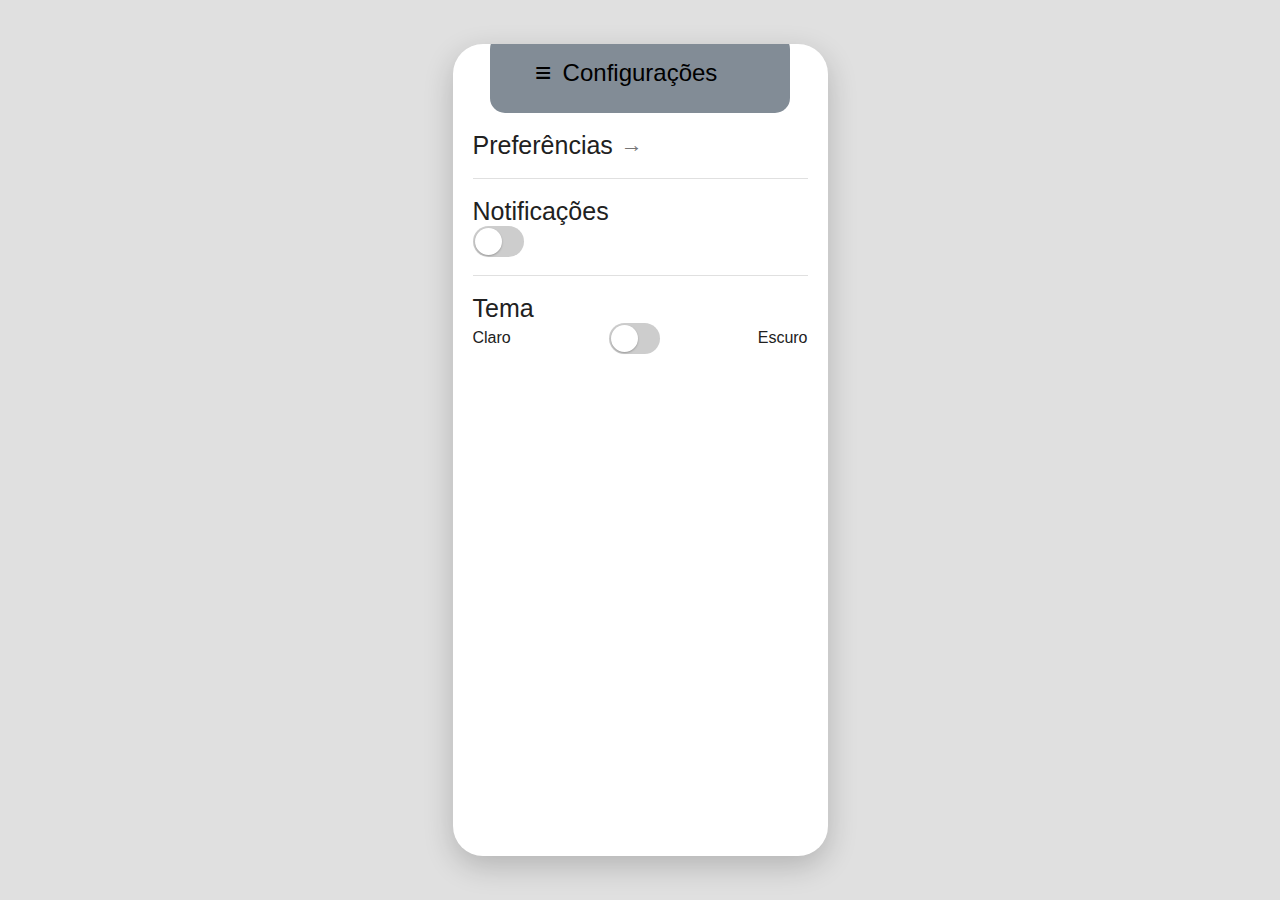
<file: Trabalhos/1º Periodo/CWB+/Config_Pref/index.html>
<!DOCTYPE html>
<html lang="pt-BR">
<head>
    <meta charset="UTF-8">
    <meta name="viewport" content="width=device-width, initial-scale=1.0">
    <title>Configurações</title>
    <link rel="stylesheet" href="style.css">
</head>
<body>
    <div class="celular">
        <header class="cabecalho-app">
            <h1><span class="icone-menu">≡</span> Configurações</h1>
        </header>
        <main class="conteudo-app">
            <section class="item-configuracao item-preferencias">
                <a href="preferencias.html" class="link-navegacao-item">
                    Preferências <span class="seta">→</span>
                </a>
            </section>

            <section class="item-configuracao disposicao-vertical">
                Notificações
                <label class="interruptor">
                    <input type="checkbox" id="notificacoes-toggle">
                    <span class="controle-deslizante"></span>
                </label>
            </section>

            <section class="item-configuracao">
                <div class="grupo-rotulo-tema">
                    Tema
                    <div class="opcoes-tema">
                        <span class="texto-tema texto-tema-claro">Claro</span>
                        <label class="interruptor">
                            <input type="checkbox" id="tema-toggle">
                            <span class="controle-deslizante"></span>
                        </label>
                        <span class="texto-tema texto-tema-escuro">Escuro</span>
                    </div>
                </div>
            </section>
        </main>
    </div>

    <script src="script.js"></script>
</body>
</html>
</file>
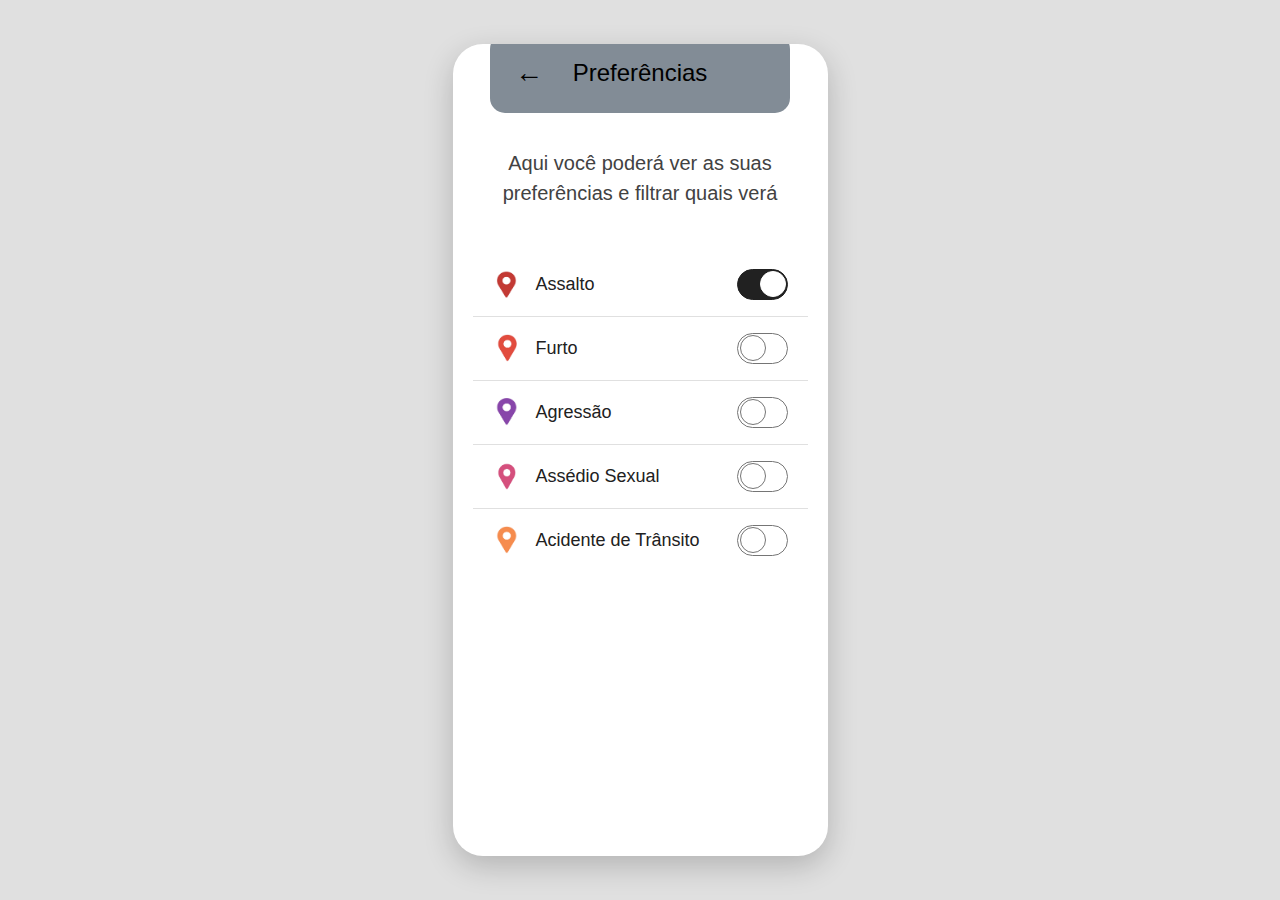
<file: Trabalhos/1º Periodo/CWB+/Config_Pref/preferencias.html>
<!DOCTYPE html>
<html lang="pt-BR">
<head>
    <meta charset="UTF-8">
    <meta name="viewport" content="width=device-width, initial-scale=1.0">
    <title>Preferências</title>
    <link rel="stylesheet" href="style.css">
</head>
<body>
    <div class="celular">
        <header class="cabecalho-app">
            <a href="index.html" class="link-voltar-cabecalho">
                <span class="icone-voltar">←</span>
            </a>
            <h1>Preferências</h1>
        </header>
        <main class="conteudo-app">
            <p class="texto-intro-preferencias">
                Aqui você poderá ver as suas preferências e filtrar quais verá
            </p>

            <section class="item-lista-preferencia">
                <div class="identificador-item">
                    <img src="icones/vermelho.png" alt="Ícone Assalto" class="icone-imagem-preferencia">
                    <span class="texto-nome-item">Assalto</span>
                </div>
                <label class="interruptor-novo">
                    <input type="checkbox" id="toggle-assalto" checked>
                    <span class="deslizante-novo"></span>
                </label>
            </section>

            <section class="item-lista-preferencia">
                <div class="identificador-item">
                    <img src="icones/claro.png" alt="Ícone Furto" class="icone-imagem-preferencia">
                    <span class="texto-nome-item">Furto</span>
                </div>
                <label class="interruptor-novo">
                    <input type="checkbox" id="toggle-furto">
                    <span class="deslizante-novo"></span>
                </label>
            </section>

            <section class="item-lista-preferencia">
                <div class="identificador-item">
                    <img src="icones/roxo.png" alt="Ícone Agressão" class="icone-imagem-preferencia">
                    <span class="texto-nome-item">Agressão</span>
                </div>
                <label class="interruptor-novo">
                    <input type="checkbox" id="toggle-agressao">
                    <span class="deslizante-novo"></span>
                </label>
            </section>

            <section class="item-lista-preferencia">
                <div class="identificador-item">
                    <img src="icones/rosa.png" alt="Ícone Assédio Sexual" class="icone-imagem-preferencia">
                    <span class="texto-nome-item">Assédio Sexual</span>
                </div>
                <label class="interruptor-novo">
                    <input type="checkbox" id="toggle-assedio">
                    <span class="deslizante-novo"></span>
                </label>
            </section>

            <section class="item-lista-preferencia">
                <div class="identificador-item">
                    <img src="icones/laranja.png" alt="Ícone Acidente de Trânsito" class="icone-imagem-preferencia">
                    <span class="texto-nome-item">Acidente de Trânsito</span>
                </div>
                <label class="interruptor-novo">
                    <input type="checkbox" id="toggle-acidente">
                    <span class="deslizante-novo"></span>
                </label>
            </section>

        </main>
    </div>
    </body>
</html>
</file>
<file: Trabalhos/1º Periodo/CWB+/Config_Pref/style.css>
body {
    font-family: -apple-system, BlinkMacSystemFont, "Segoe UI", Roboto, Helvetica, Arial, sans-serif;
    display: flex;
    justify-content: center;
    align-items: center;
    min-height: 100vh;
    margin: 0;
    background-color: #e0e0e0;
    transition: background-color 0.3s ease, color 0.3s ease;
}

.celular {
    width: 375px;
    height: 812px;
    background-color: #FFFFFF;
    border-radius: 30px;
    box-shadow: 0 10px 30px rgba(0, 0, 0, 0.2);
    overflow: hidden;
    display: flex;
    flex-direction: column;
    transition: background-color 0.3s ease;
}

.cabecalho-app {
    background-color: #828c96;
    color: black;
    box-sizing: border-box;
    width: 300px;
    padding: 25px;
    border-radius: 15px;
    margin-left: auto;
    margin-right: auto;
    margin-top: -10px;
    flex-shrink: 0;
    position: relative;
    display: flex;
    align-items: center;
}

.cabecalho-app h1 {
    font-size: 24px;
    margin: 0;
    font-weight: 500;
    text-align: center;
    width: 100%;
    line-height: 1.2;
    position: relative; /* Para contexto de empilhamento, se necessário */
}

.icone-menu {
    font-size: 28px;
    position: absolute;
    left: 20px; /* Ajustado para o padding original do conteúdo do h1 */
    top: 50%;
    transform: translateY(-50%);
}

/* Estilo para o link de voltar no cabeçalho da página de preferências */
.link-voltar-cabecalho {
    position: absolute;
    left: 25px; /* Alinhado com o padding do .cabecalho-app */
    top: 50%;
    transform: translateY(-50%);
    text-decoration: none;
    color: inherit; /* Herda a cor do .cabecalho-app */
    z-index: 2;
    display: inline-flex;
    align-items: center;
}

.icone-voltar {
    font-size: 28px;
    font-weight: bold;
    display: block; /* Para garantir que tenha dimensões corretas */
    cursor: pointer;
    color: black; /* Garante a cor do ícone */
}

.conteudo-app {
    padding: 0 20px;
    flex-grow: 1;
    color: #212121;
    overflow-y: auto;
    transition: color 0.3s ease;
}

.item-configuracao {
    display: flex;
    justify-content: space-between;
    align-items: center;
    padding: 18px 0;
    border-bottom: 1px solid #E0E0E0;
    font-size: 25px;
    color: #212121;
    transition: border-color 0.3s ease, color 0.3s ease;
}

.item-configuracao.disposicao-vertical {
    flex-direction: column;
    align-items: flex-start;
}

.item-configuracao.disposicao-vertical > span:first-of-type,
.item-configuracao.disposicao-vertical > div:first-of-type > span:first-of-type {
    margin-bottom: 12px;
}

.item-configuracao.disposicao-vertical .interruptor {
    margin-left: 0;
}

/* Estilo para o item "Preferências" que agora contém um link */
.item-configuracao.item-preferencias {
    justify-content: flex-start;
    padding: 0; /* Padding será aplicado no link interno */
}

.item-configuracao.item-preferencias .link-navegacao-item {
    display: flex;
    align-items: center;
    width: 100%;
    padding: 18px 0; /* Padding original do item */
    text-decoration: none;
    color: inherit;
}

.item-configuracao:last-child {
    border-bottom: none;
}

.item-preferencias .seta { /* Este seletor ainda deve funcionar para a seta dentro do link */
    color: #757575;
    font-size: 22px;
    margin-left: 8px;
}

.interruptor {
    position: relative;
    display: inline-block;
    width: 51px;
    height: 31px;
}

.interruptor input {
    opacity: 0;
    width: 0;
    height: 0;
}

.controle-deslizante {
    position: absolute;
    cursor: pointer;
    top: 0;
    left: 0;
    right: 0;
    bottom: 0;
    background-color: #CDCDCD;
    transition: .3s ease;
    border-radius: 34px;
}

.controle-deslizante:before {
    position: absolute;
    content: "";
    height: 27px;
    width: 27px;
    left: 2px;
    bottom: 2px;
    background-color: #FFFFFF;
    box-shadow: 0 1px 2px rgba(0,0,0,0.25);
    transition: .3s ease;
    border-radius: 50%;
}

.interruptor input:checked + .controle-deslizante:before {
    transform: translateX(20px);
}

.grupo-rotulo-tema {
    width: 100%;
    color: #212121;
}

.grupo-rotulo-tema > span:first-of-type {
    display: block;
    margin-bottom: 10px;
}

.opcoes-tema {
    display: flex;
    justify-content: space-between;
    align-items: center;
}

.texto-tema {
    font-size: 16px;
    color: #212121;
    transition: color 0.3s ease;
}

.texto-intro-preferencias {
    padding: 15px 25px 25px 25px;
    text-align: center;
    font-size: 20px; /* Mantendo sua alteração de tamanho de fonte */
    color: #424242;
    line-height: 1.5;
}

.item-lista-preferencia {
    display: flex;
    align-items: center;
    justify-content: space-between;
    padding: 16px 20px;
    border-bottom: 1px solid #E0E0E0;
}

.item-lista-preferencia:last-child {
    border-bottom: none;
}

.identificador-item {
    display: flex;
    align-items: center;
}


.icone-imagem-preferencia {
    width: 28px;  
    height: 28px; 
    object-fit: contain; 
    vertical-align: middle; 
}

.texto-nome-item {
    margin-left: 15px;
    font-size: 18px;
    color: #212121;
}

.interruptor-novo {
    position: relative;
    display: inline-block;
    width: 51px;
    height: 31px;
}

.interruptor-novo input {
    opacity: 0;
    width: 0;
    height: 0;
}

.deslizante-novo {
    position: absolute;
    cursor: pointer;
    top: 0;
    left: 0;
    right: 0;
    bottom: 0;
    background-color: #ffffff;
    border: 1.5px solid #757575;
    transition: .3s;
    border-radius: 34px;
}

.deslizante-novo:before {
    position: absolute;
    content: "";
    height: 24px;
    width: 24px;
    left: 2px;
    bottom: 2px;
    background-color: #ffffff;
    border: 1px solid #757575;
    transition: .3s;
    border-radius: 50%;
}

.interruptor-novo input:checked + .deslizante-novo {
    background-color: #212121;
    border-color: #212121;
}

.interruptor-novo input:checked + .deslizante-novo:before {
    transform: translateX(20px);
    background-color: #ffffff;
    border-color: #ffffff;
}

/* Tema Escuro */
.celular.tema-escuro-global {
    background-color: #121212;
}

.celular.tema-escuro-global .conteudo-app {
    color: #E0E0E0;
}

.celular.tema-escuro-global .item-configuracao {
    border-bottom-color: #3A3A3A;
    color: #E0E0E0;
}

.celular.tema-escuro-global .item-preferencias .seta {
    color: #BDBDBD;
}

.celular.tema-escuro-global .grupo-rotulo-tema {
    color: #E0E0E0;
}

.celular.tema-escuro-global .texto-tema {
    color: #E0E0E0;
}

.celular.tema-escuro-global .texto-intro-preferencias {
    color: #BDBDBD;
}

.celular.tema-escuro-global .item-lista-preferencia {
    border-bottom-color: #3A3A3A;
}

.celular.tema-escuro-global .texto-nome-item {
    color: #E0E0E0;
}

.celular.tema-escuro-global .deslizante-novo {
    border: 1.5px solid #9E9E9E;
}

.celular.tema-escuro-global .deslizante-novo:before {
    border: 1px solid #9E9E9E;
}
</file>
